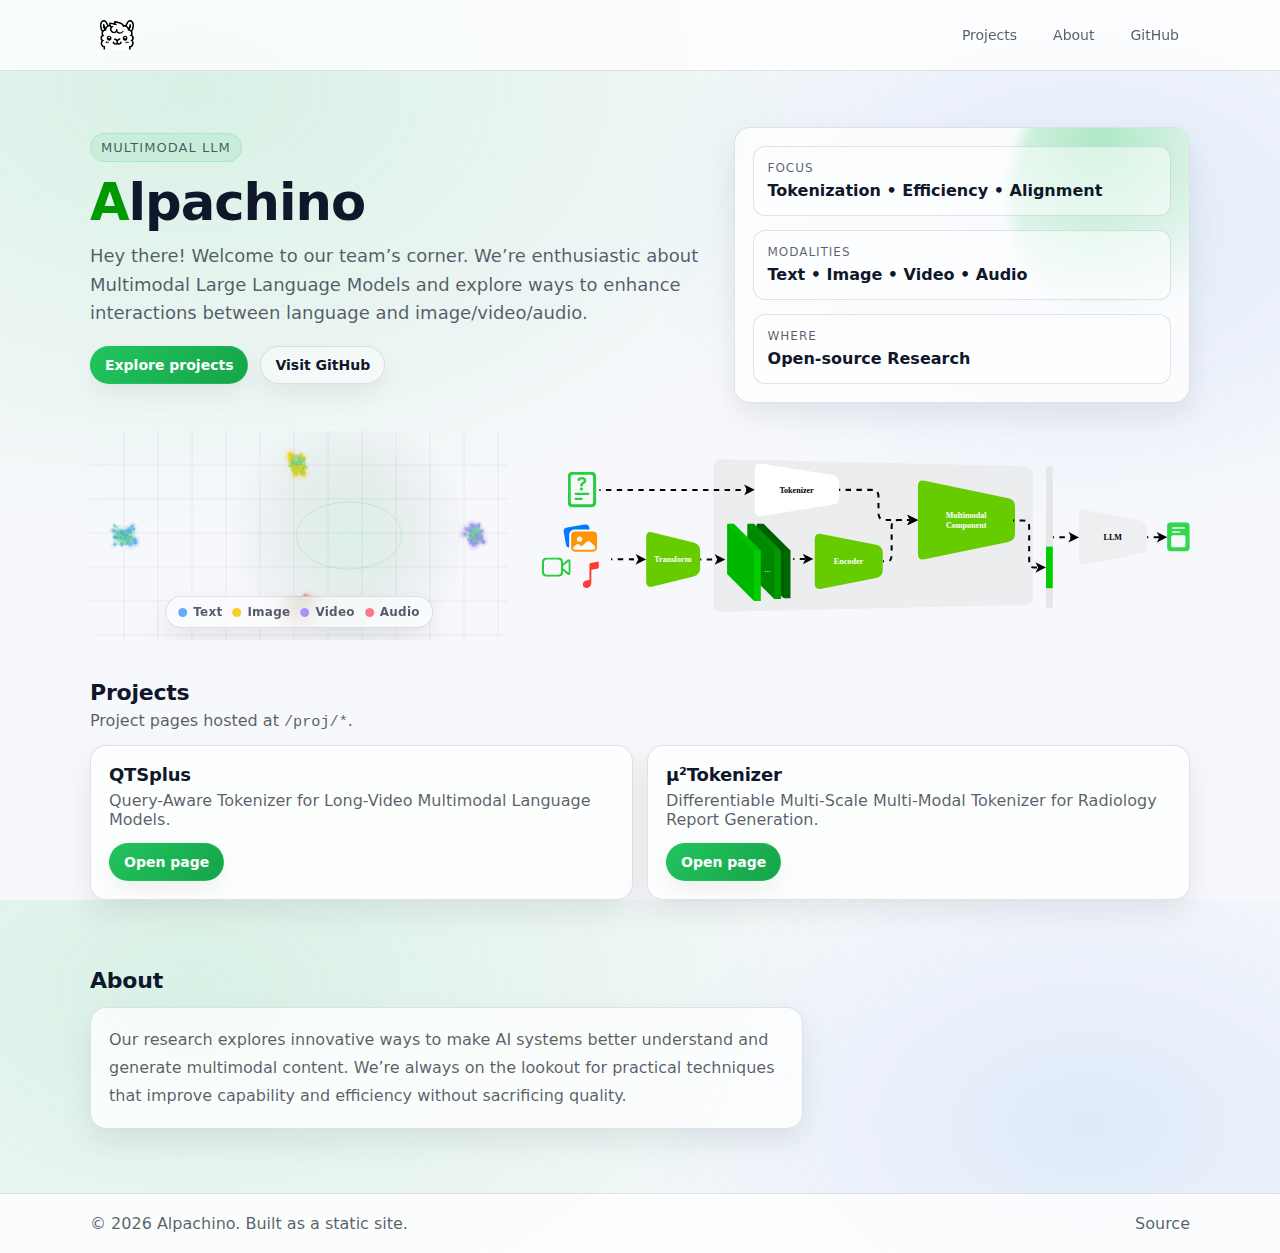
<file: index.html>
<!doctype html>
<html lang="en">
  <head>
    <meta charset="utf-8" />
    <meta name="viewport" content="width=device-width, initial-scale=1" />
    <title>
      Alpachino
    </title>
    <meta
      name="description"
      content="Alpachino is a research team exploring multimodal large language models across language, image, video, and audio."
    />
    <link rel="icon" href="assets/logo.svg" type="image/svg+xml" />
    <link rel="stylesheet" href="assets/site.css" />
  </head>
  <body>
    <a class="skip-link" href="#main">Skip to content</a>

    <header class="topbar">
      <div class="container topbar-inner">
        <a class="brand" href="./" aria-label="Alpachino home">
          <img class="brand-logo" src="assets/logo.svg" alt="Alpachino" />
        </a>
        <nav class="nav" aria-label="Primary">
          <a href="#projects">Projects</a>
          <a href="#about">About</a>
          <a href="https://github.com/AlpachinoLM" target="_blank" rel="noopener">GitHub</a>
        </nav>
      </div>
    </header>

    <main id="main">
      <section class="hero">
        <div class="container hero-inner">
          <div class="hero-copy">
            <p class="eyebrow">Multimodal LLM</p>
            <h1>
              <span style="color:#009900;">A</span>lpachino
            </h1>
            <p class="lead">
              Hey there! Welcome to our team’s corner. We’re enthusiastic about Multimodal
              Large Language Models and explore ways to enhance interactions between language and
              image/video/audio.
            </p>
            <div class="cta-row">
              <a class="button primary" href="#projects">Explore projects</a>
              <a class="button" href="https://github.com/AlpachinoLM" target="_blank" rel="noopener"
                >Visit GitHub</a
              >
            </div>
          </div>
          <div class="hero-panel" role="presentation" aria-hidden="true">
            <div class="panel-glow"></div>
            <div class="panel-content">
              <div class="stat">
                <div class="stat-k">Focus</div>
                <div class="stat-v">Tokenization • Efficiency • Alignment</div>
              </div>
              <div class="stat">
                <div class="stat-k">Modalities</div>
                <div class="stat-v">Text • Image • Video • Audio</div>
              </div>
              <div class="stat">
                <div class="stat-k">Where</div>
                <div class="stat-v">Open-source Research</div>
              </div>
            </div>
          </div>
        </div>
      </section>
      <section class="hero-figure" aria-label="Hero graphic">
        <div class="container">
          <div class="hero-figure-inner" style="display: flex; align-items: center; justify-content: center; gap: 2rem;">
            <div
              class="embedding-card"
              aria-label="Animated embedding space where text, image, video, and audio features merge into a unified representation."
            >
              <canvas class="embedding-canvas" id="embedding-space" aria-hidden="true">
                Embedding space animation
              </canvas>
              <div class="embedding-legend">
                <span class="legend-item legend-text">Text</span>
                <span class="legend-item legend-image">Image</span>
                <span class="legend-item legend-video">Video</span>
                <span class="legend-item legend-audio">Audio</span>
              </div>
            </div>
            <img class="hero-image" src="assets/model.svg" alt="Hero Image" />
          </div>
        </div>
      </section>
      <section class="section" id="projects">
        <div class="container">
          <div class="section-head">
            <h2>Projects</h2>
            <p class="muted">Project pages hosted at <span class="mono">/proj/*</span>.</p>
          </div>

          <div class="grid">
            <article class="card">
              <div class="card-top">
                <h3>QTSplus</h3>
                <p class="muted">Query-Aware Tokenizer for Long-Video Multimodal Language Models.</p>
              </div>
              <div class="card-actions">
                <a class="button primary" href="proj/qtsplus/">Open page</a>
              </div>
            </article>

            <article class="card">
              <div class="card-top">
                <h3>μ²Tokenizer</h3>
                <p class="muted">
                  Differentiable Multi-Scale Multi-Modal Tokenizer for Radiology Report Generation.
                </p>
              </div>
              <div class="card-actions">
                <a class="button primary" href="proj/u2tokenizer/">Open page</a>
              </div>
            </article>
          </div>
        </div>
      </section>

      <section class="section" id="about">
        <div class="container">
          <div class="section-head">
            <h2>About</h2>
          </div>
          <div class="prose">
            <p>
              Our research explores innovative ways to make AI systems better understand and
              generate multimodal content. We’re always on the lookout for practical techniques
              that improve capability and efficiency without sacrificing quality.
            </p>
          </div>
        </div>
      </section>
    </main>

    <footer class="footer">
      <div class="container footer-inner">
        <p class="muted">© <span id="year"></span> Alpachino. Built as a static site.</p>
        <p class="muted">
          <a href="https://github.com/AlpachinoLM/AlpachinoLM.github.io" target="_blank" rel="noopener"
            >Source</a
          >
        </p>
      </div>
    </footer>

    <script>
      document.getElementById('year').textContent = String(new Date().getFullYear());

      (() => {
        const canvas = document.getElementById('embedding-space');
        if (!canvas) return;

        const ctx = canvas.getContext('2d', { alpha: true });
        if (!ctx) return;

        const card = canvas.closest('.embedding-card');
        if (!card) return;

        const matchMedia = typeof window.matchMedia === 'function' ? window.matchMedia.bind(window) : null;
        const prefersReducedMotion = matchMedia ? matchMedia('(prefers-reduced-motion: reduce)') : null;
        const prefersDarkScheme = matchMedia ? matchMedia('(prefers-color-scheme: dark)') : null;

        const clamp = (value, min, max) => Math.min(max, Math.max(min, value));
        const lerp = (a, b, t) => a + (b - a) * t;

        const parseColor = (input) => {
          const value = String(input || '').trim();
          if (!value) return null;

          if (value.startsWith('#')) {
            const hex = value.slice(1);
            if (hex.length === 3) {
              const r = parseInt(hex[0] + hex[0], 16);
              const g = parseInt(hex[1] + hex[1], 16);
              const b = parseInt(hex[2] + hex[2], 16);
              return [r, g, b, 1];
            }
            if (hex.length === 6) {
              const r = parseInt(hex.slice(0, 2), 16);
              const g = parseInt(hex.slice(2, 4), 16);
              const b = parseInt(hex.slice(4, 6), 16);
              return [r, g, b, 1];
            }
            return null;
          }

          const match = value.match(/rgba?\(([^)]+)\)/i);
          if (!match) return null;

          const parts = match[1]
            .split(',')
            .map((part) => part.trim())
            .filter(Boolean);
          if (parts.length < 3) return null;

          const r = Number.parseFloat(parts[0]);
          const g = Number.parseFloat(parts[1]);
          const b = Number.parseFloat(parts[2]);
          const a = parts.length >= 4 ? Number.parseFloat(parts[3]) : 1;
          if (![r, g, b, a].every((n) => Number.isFinite(n))) return null;
          return [r, g, b, clamp(a, 0, 1)];
        };

        const colorToString = (rgba, alphaOverride) => {
          const [r, g, b, a] = rgba;
          const alpha = typeof alphaOverride === 'number' ? alphaOverride : a;
          return `rgba(${Math.round(r)}, ${Math.round(g)}, ${Math.round(b)}, ${clamp(alpha, 0, 1)})`;
        };

        const mixColor = (from, to, t, alphaScale = 1) => {
          const tt = clamp(t, 0, 1);
          const rgba = [
            lerp(from[0], to[0], tt),
            lerp(from[1], to[1], tt),
            lerp(from[2], to[2], tt),
            lerp(from[3], to[3], tt) * alphaScale,
          ];
          return rgba;
        };

        const getTheme = () => ({
          dark: prefersDarkScheme ? prefersDarkScheme.matches : false,
        });

        const getPalette = () => {
          const cardStyle = getComputedStyle(card);
          const rootStyle = getComputedStyle(document.documentElement);

          const accent = parseColor(rootStyle.getPropertyValue('--accent')) ?? [34, 197, 94, 1];
          const text = parseColor(cardStyle.getPropertyValue('--embed-text')) ?? [96, 165, 250, 0.95];
          const image = parseColor(cardStyle.getPropertyValue('--embed-image')) ?? [250, 204, 21, 0.95];
          const video = parseColor(cardStyle.getPropertyValue('--embed-video')) ?? [167, 139, 250, 0.95];
          const audio = parseColor(cardStyle.getPropertyValue('--embed-audio')) ?? [251, 113, 133, 0.95];

          return { accent, groups: [text, image, video, audio] };
        };

        const state = {
          width: 0,
          height: 0,
          dpr: 1,
          particles: [],
          start: performance.now(),
          last: 0,
          raf: 0,
          visible: true,
          palette: getPalette(),
          theme: getTheme(),
        };

        const makeSources = () => {
          const pad = Math.min(42, Math.min(state.width, state.height) * 0.16);
          return [
            { x: pad, y: state.height * 0.5 },
            { x: state.width * 0.5, y: pad },
            { x: state.width - pad, y: state.height * 0.5 },
            { x: state.width * 0.5, y: state.height - pad },
          ];
        };

        const makeCenter = () => ({
          x: state.width * (state.width < state.height ? 0.5 : 0.62),
          y: state.height * 0.5,
        });

        const respawnParticle = (particle, groupIndex) => {
          const sources = makeSources();
          const source = sources[groupIndex];
          const jitter = Math.min(28, Math.min(state.width, state.height) * 0.11);

          particle.group = groupIndex;
          particle.x = source.x + (Math.random() - 0.5) * jitter;
          particle.y = source.y + (Math.random() - 0.5) * jitter;
          particle.vx = (Math.random() - 0.5) * 40;
          particle.vy = (Math.random() - 0.5) * 40;
          particle.size = 1 + Math.random() * 1.9;
          particle.phase = Math.random() * Math.PI * 2;
          particle.life = 0;
          particle.ttl = 6.5 + Math.random() * 5.0;
        };

        const initParticles = () => {
          const count = Math.round(
            clamp((state.width * state.height) / 1400, 110, 170)
          );
          state.particles = new Array(count).fill(null).map((_, i) => {
            const particle = {};
            respawnParticle(particle, i % 4);
            particle.life = Math.random() * particle.ttl;
            return particle;
          });
        };

        const resize = () => {
          const rect = canvas.getBoundingClientRect();
          if (!rect.width || !rect.height) return;

          state.dpr = Math.min(2, window.devicePixelRatio || 1);
          canvas.width = Math.round(rect.width * state.dpr);
          canvas.height = Math.round(rect.height * state.dpr);
          ctx.setTransform(state.dpr, 0, 0, state.dpr, 0, 0);
          state.width = rect.width;
          state.height = rect.height;
          state.theme = getTheme();
          state.palette = getPalette();
          initParticles();
          draw(performance.now(), true);
        };

        const drawBackground = (theme, palette) => {
          ctx.clearRect(0, 0, state.width, state.height);

          const center = makeCenter();
          const glow = ctx.createRadialGradient(
            center.x,
            center.y,
            0,
            center.x,
            center.y,
            Math.min(state.width, state.height) * 0.58
          );
          const glowAlpha = theme.dark ? 0.18 : 0.12;
          glow.addColorStop(0, colorToString(palette.accent, glowAlpha));
          glow.addColorStop(1, 'rgba(0, 0, 0, 0)');
          ctx.fillStyle = glow;
          ctx.fillRect(0, 0, state.width, state.height);

          const gridAlpha = theme.dark ? 0.07 : 0.06;
          const gridColor = theme.dark ? 'rgba(248, 250, 252, 1)' : 'rgba(15, 23, 42, 1)';
          const step = clamp(Math.min(state.width, state.height) / 6.5, 34, 58);

          ctx.lineWidth = 1;
          ctx.strokeStyle = gridColor;
          ctx.globalAlpha = gridAlpha;
          ctx.beginPath();
          for (let x = step; x < state.width; x += step) {
            ctx.moveTo(x, 0);
            ctx.lineTo(x, state.height);
          }
          for (let y = step; y < state.height; y += step) {
            ctx.moveTo(0, y);
            ctx.lineTo(state.width, y);
          }
          ctx.stroke();
          ctx.globalAlpha = 1;
        };

        const draw = (now, singleFrame = false) => {
          const shouldReduce = Boolean(prefersReducedMotion && prefersReducedMotion.matches);
          if (!singleFrame && (!state.visible || shouldReduce)) return;

          if (!state.last) state.last = now;
          const dt = clamp((now - state.last) / 1000, 0, 0.05);
          state.last = now;

          const theme = state.theme;
          const palette = state.palette;
          drawBackground(theme, palette);

          const t = (now - state.start) / 1000;
          const unify = 1 - Math.exp(-t / 3.2);

          const center = makeCenter();
          const sources = makeSources();

          const radius = Math.min(state.width, state.height) * 0.46;
          const maxLink = Math.min(state.width, state.height) * 0.18;
          const maxLink2 = maxLink * maxLink;

          const swirl = 0.011 + 0.006 * Math.sin(t * 1.15);
          const attract = 2.2;
          const damping = 0.84;

          for (const particle of state.particles) {
            particle.life += dt;
            if (particle.life > particle.ttl) {
              respawnParticle(particle, particle.group);
            }

            const source = sources[particle.group];
            const homeX = lerp(source.x, center.x, unify);
            const homeY = lerp(source.y, center.y, unify);

            const dx = particle.x - center.x;
            const dy = particle.y - center.y;
            const dist = Math.hypot(dx, dy);

            let ax = (homeX - particle.x) * attract;
            let ay = (homeY - particle.y) * attract;

            const orbitFactor = (0.55 + 0.45 * unify) * clamp(1 - dist / (radius * 1.15), 0, 1);
            ax += -dy * swirl * orbitFactor * 90;
            ay += dx * swirl * orbitFactor * 90;

            const wiggle = 10 * (0.3 + 0.7 * orbitFactor);
            ax += Math.cos(particle.phase + t * 1.9) * wiggle;
            ay += Math.sin(particle.phase + t * 1.7) * wiggle;

            particle.vx = particle.vx * damping + ax * dt;
            particle.vy = particle.vy * damping + ay * dt;
            particle.x += particle.vx * dt;
            particle.y += particle.vy * dt;

            const pad = 10;
            if (particle.x < pad) {
              particle.x = pad;
              particle.vx *= -0.65;
            } else if (particle.x > state.width - pad) {
              particle.x = state.width - pad;
              particle.vx *= -0.65;
            }
            if (particle.y < pad) {
              particle.y = pad;
              particle.vy *= -0.65;
            } else if (particle.y > state.height - pad) {
              particle.y = state.height - pad;
              particle.vy *= -0.65;
            }
          }

          for (let i = 0; i < state.particles.length; i += 1) {
            const a = state.particles[i];
            for (let j = i + 1; j < state.particles.length; j += 1) {
              const b = state.particles[j];
              const dx = a.x - b.x;
              const dy = a.y - b.y;
              const d2 = dx * dx + dy * dy;
              if (d2 > maxLink2) continue;

              const alpha = (1 - d2 / maxLink2) * (theme.dark ? 0.22 : 0.18) * (0.35 + 0.65 * unify);
              ctx.strokeStyle = colorToString(palette.accent, alpha);
              ctx.lineWidth = 1;
              ctx.beginPath();
              ctx.moveTo(a.x, a.y);
              ctx.lineTo(b.x, b.y);
              ctx.stroke();
            }
          }

          for (const particle of state.particles) {
            const dx = particle.x - center.x;
            const dy = particle.y - center.y;
            const dist = Math.hypot(dx, dy);
            const mix = clamp(1 - dist / radius, 0, 1) * unify;

            const groupColor = palette.groups[particle.group];
            const core = mixColor(groupColor, palette.accent, mix);

            const outerAlpha = (theme.dark ? 0.18 : 0.14) * (0.6 + 0.4 * mix);
            const innerAlpha = (theme.dark ? 0.88 : 0.82) * (0.55 + 0.45 * mix);

            ctx.fillStyle = colorToString(core, outerAlpha);
            ctx.beginPath();
            ctx.arc(particle.x, particle.y, particle.size * 2.2, 0, Math.PI * 2);
            ctx.fill();

            ctx.fillStyle = colorToString(core, innerAlpha);
            ctx.beginPath();
            ctx.arc(particle.x, particle.y, particle.size, 0, Math.PI * 2);
            ctx.fill();
          }

          const ringAlpha = theme.dark ? 0.24 : 0.18;
          ctx.strokeStyle = colorToString(palette.accent, ringAlpha);
          ctx.lineWidth = 1;
          ctx.beginPath();
          ctx.ellipse(center.x, center.y, radius * 0.55, radius * 0.35, 0, 0, Math.PI * 2);
          ctx.stroke();

          if (!singleFrame) {
            state.raf = requestAnimationFrame(draw);
          }
        };

        const start = () => {
          const shouldReduce = Boolean(prefersReducedMotion && prefersReducedMotion.matches);
          if (shouldReduce || state.raf) return;
          state.last = 0;
          state.raf = requestAnimationFrame(draw);
        };

        const stop = () => {
          if (!state.raf) return;
          cancelAnimationFrame(state.raf);
          state.raf = 0;
        };

        resize();

        window.addEventListener('resize', resize, { passive: true });
        window.addEventListener('orientationchange', resize, { passive: true });

        document.addEventListener(
          'visibilitychange',
          () => {
            if (document.hidden) stop();
            else start();
          },
          { passive: true }
        );

        if (prefersReducedMotion) {
          const onChange = () => {
            if (prefersReducedMotion.matches) {
              stop();
              draw(performance.now(), true);
            } else {
              start();
            }
          };

          if (typeof prefersReducedMotion.addEventListener === 'function') {
            prefersReducedMotion.addEventListener('change', onChange);
          } else if (typeof prefersReducedMotion.addListener === 'function') {
            prefersReducedMotion.addListener(onChange);
          }
        }

        if (prefersDarkScheme) {
          const onChange = () => {
            state.theme = getTheme();
            state.palette = getPalette();
            draw(performance.now(), true);
          };

          if (typeof prefersDarkScheme.addEventListener === 'function') {
            prefersDarkScheme.addEventListener('change', onChange);
          } else if (typeof prefersDarkScheme.addListener === 'function') {
            prefersDarkScheme.addListener(onChange);
          }
        }

        if ('IntersectionObserver' in window) {
          const observer = new IntersectionObserver(
            (entries) => {
              state.visible = entries.some((entry) => entry.isIntersecting);
              if (state.visible) start();
              else stop();
            },
            { threshold: 0.12 }
          );
          observer.observe(canvas);
        } else {
          start();
        }

        if (prefersReducedMotion && prefersReducedMotion.matches) {
          draw(performance.now(), true);
        }
      })();
    </script>
  </body>
</html>
</file>
<file: assets/site.css>
:root {
  color-scheme: light dark;
  --bg: #f6f8fb;
  --surface: rgba(255, 255, 255, 0.78);
  --surface-solid: #ffffff;
  --text: #0f172a;
  --muted: rgba(15, 23, 42, 0.7);
  --border: rgba(15, 23, 42, 0.12);
  --shadow: 0 12px 30px rgba(2, 6, 23, 0.08);
  --accent: #22c55e;
  --accent-strong: #16a34a;
  --accent-soft: rgba(34, 197, 94, 0.14);
  --radius: 16px;
  --radius-sm: 12px;
  --container: 1100px;
}

@media (prefers-color-scheme: dark) {
  :root {
    --bg: #070b15;
    --surface: rgba(15, 23, 42, 0.62);
    --surface-solid: #0b1220;
    --text: rgba(248, 250, 252, 0.92);
    --muted: rgba(248, 250, 252, 0.72);
    --border: rgba(248, 250, 252, 0.14);
    --shadow: 0 18px 48px rgba(0, 0, 0, 0.45);
    --accent-soft: rgba(34, 197, 94, 0.18);
  }
}

*,
*::before,
*::after {
  box-sizing: border-box;
}

html {
  height: 100%;
}

body {
  margin: 0;
  min-height: 100vh;
  min-height: 100svh;
  display: flex;
  flex-direction: column;
  font-family:
    ui-sans-serif,
    system-ui,
    -apple-system,
    BlinkMacSystemFont,
    'Segoe UI',
    sans-serif;
  color: var(--text);
  background:
    radial-gradient(1200px 800px at 15% 10%, var(--accent-soft), transparent 55%),
    radial-gradient(900px 600px at 85% 25%, rgba(59, 130, 246, 0.12), transparent 50%),
    linear-gradient(180deg, var(--bg), var(--bg));
}

main {
  flex: 1 0 auto;
}

a {
  color: inherit;
  text-decoration: none;
}

a:hover {
  text-decoration: underline;
  text-decoration-color: rgba(34, 197, 94, 0.7);
  text-underline-offset: 4px;
}

.container {
  width: min(var(--container), calc(100% - 2 * 20px));
  margin: 0 auto;
}

.skip-link {
  position: absolute;
  left: -999px;
  top: 8px;
  background: var(--surface-solid);
  border: 1px solid var(--border);
  padding: 10px 12px;
  border-radius: 10px;
  z-index: 999;
}

.skip-link:focus {
  left: 10px;
}

.topbar {
  position: sticky;
  top: 0;
  z-index: 50;
  background: var(--surface);
  backdrop-filter: blur(12px);
  border-bottom: 1px solid var(--border);
}

.topbar-inner {
  display: flex;
  align-items: center;
  justify-content: space-between;
  padding: 14px 0;
  gap: 18px;
}

.brand {
  display: inline-flex;
  align-items: center;
  gap: 12px;
  padding: 6px 10px;
  border-radius: 999px;
}

.brand:hover {
  text-decoration: none;
  background: rgba(34, 197, 94, 0.08);
}

.brand-logo {
  height: 30px;
  width: auto;
  display: block;
}

.nav {
  display: flex;
  align-items: center;
  gap: 14px;
  flex-wrap: wrap;
  justify-content: flex-end;
}

.nav a {
  font-size: 14px;
  padding: 8px 10px;
  border-radius: 999px;
  border: 1px solid transparent;
  color: var(--muted);
}

.nav a:hover {
  text-decoration: none;
  background: rgba(34, 197, 94, 0.08);
  border-color: rgba(34, 197, 94, 0.16);
  color: var(--text);
}

.hero {
  padding: 56px 0 18px;
}

.hero-inner {
  display: grid;
  grid-template-columns: 1.15fr 0.85fr;
  gap: 26px;
  align-items: stretch;
}

@media (max-width: 860px) {
  .hero-inner {
    grid-template-columns: 1fr;
  }
}

.hero-copy {
  padding: 6px 0;
}

.eyebrow {
  display: inline-flex;
  align-items: center;
  gap: 8px;
  font-size: 13px;
  letter-spacing: 0.08em;
  text-transform: uppercase;
  padding: 6px 10px;
  border-radius: 999px;
  background: rgba(34, 197, 94, 0.1);
  border: 1px solid rgba(34, 197, 94, 0.16);
  color: var(--muted);
  margin: 0 0 14px;
}

h1 {
  margin: 0 0 12px;
  line-height: 1.05;
  font-size: clamp(34px, 4vw, 54px);
  letter-spacing: -0.02em;
}

.lead {
  margin: 0;
  font-size: 18px;
  line-height: 1.6;
  color: var(--muted);
  max-width: 66ch;
}

.cta-row {
  display: flex;
  gap: 12px;
  flex-wrap: wrap;
  margin-top: 18px;
}

.button {
  display: inline-flex;
  align-items: center;
  justify-content: center;
  padding: 10px 14px;
  border-radius: 999px;
  border: 1px solid var(--border);
  background: rgba(255, 255, 255, 0.45);
  color: var(--text);
  font-weight: 600;
  font-size: 14px;
  box-shadow: 0 10px 24px rgba(2, 6, 23, 0.06);
}

@media (prefers-color-scheme: dark) {
  .button {
    background: rgba(2, 6, 23, 0.14);
  }
}

.button:hover {
  text-decoration: none;
  border-color: rgba(34, 197, 94, 0.25);
  transform: translateY(-1px);
}

.button:active {
  transform: translateY(0);
}

.button.primary {
  background: linear-gradient(135deg, var(--accent), var(--accent-strong));
  border-color: rgba(34, 197, 94, 0.45);
  color: white;
}

.button.primary:hover {
  border-color: rgba(34, 197, 94, 0.7);
}

.hero-panel {
  position: relative;
  border-radius: var(--radius);
  overflow: hidden;
  border: 1px solid var(--border);
  background: var(--surface);
  box-shadow: var(--shadow);
}

.hero-figure {
  padding: 10px 0 6px;
}

.hero-figure-inner {
  display: grid;
  grid-template-columns: minmax(240px, 360px) minmax(0, 1fr);
  align-items: center;
  gap: 22px;
}

@media (max-width: 860px) {
  .hero-figure-inner {
    grid-template-columns: 1fr;
  }
  .hero-figure-inner .hero-image {
    order: 1;
    justify-self: center;
    max-width: 90%;
    margin: 0 auto;
  }
  .hero-figure-inner .embedding-card {
    order: 2;
    justify-self: center;
    width: min(620px, 100%);
  }
}

.embedding-card {
  --embed-text: rgba(96, 165, 250, 0.95);
  --embed-image: rgba(250, 204, 21, 0.95);
  --embed-video: rgba(167, 139, 250, 0.95);
  --embed-audio: rgba(251, 113, 133, 0.95);

  position: relative;
  width: 100%;
  min-width: 200px;
  border-radius: var(--radius);
  overflow: hidden;
  /* border: 1px solid var(--border); */
  /* background:
    radial-gradient(120px 120px at 30% 25%, rgba(34, 197, 94, 0.24), transparent 60%),
    radial-gradient(140px 140px at 75% 70%, rgba(59, 130, 246, 0.14), transparent 55%),
    var(--surface); */
  /* box-shadow: var(--shadow); */
  aspect-ratio: 2 / 1;
}

.embedding-canvas {
  position: absolute;
  inset: 0;
  width: 100%;
  height: 100%;
  display: block;
  margin: auto;

}

.embedding-legend {
  position: absolute;
  left: 50%;
  bottom: 12px;
  transform: translateX(-50%);
  display: flex;
  gap: 10px;
  align-items: center;
  padding: 8px 12px;
  border-radius: 999px;
  border: 1px solid var(--border);
  background: rgba(255, 255, 255, 0.55);
  color: var(--muted);
  font-size: 12px;
  letter-spacing: 0.02em;
  box-shadow: 0 12px 28px rgba(2, 6, 23, 0.08);
  backdrop-filter: blur(10px);
}

@media (prefers-color-scheme: dark) {
  .embedding-legend {
    background: rgba(2, 6, 23, 0.18);
    box-shadow: 0 18px 44px rgba(0, 0, 0, 0.35);
  }
}

.legend-item {
  display: inline-flex;
  align-items: center;
  gap: 6px;
  font-weight: 600;
}

.legend-item::before {
  content: '';
  width: 9px;
  height: 9px;
  border-radius: 999px;
  box-shadow: 0 0 0 1px rgba(255, 255, 255, 0.22);
}

.legend-text::before {
  background: var(--embed-text);
}

.legend-image::before {
  background: var(--embed-image);
}

.legend-video::before {
  background: var(--embed-video);
}

.legend-audio::before {
  background: var(--embed-audio);
}

.hero-image {
  display: block;
  margin: 0 auto;
  width: min(600px, 90%);
  max-width: 90%;
  height: auto;
}

.hero-figure-inner .hero-image {
  width: 100%;
  max-width: 650px;
  margin: 0;
  justify-self: end;
}

.panel-glow {
  position: absolute;
  inset: -80px -120px auto auto;
  width: 300px;
  height: 300px;
  border-radius: 999px;
  background: radial-gradient(circle at 30% 30%, rgba(34, 197, 94, 0.35), transparent 60%);
  filter: blur(6px);
}

.panel-content {
  position: relative;
  padding: 18px;
  display: grid;
  gap: 14px;
}

.stat {
  padding: 14px 14px;
  border-radius: var(--radius-sm);
  border: 1px solid var(--border);
  background: rgba(255, 255, 255, 0.5);
}

@media (prefers-color-scheme: dark) {
  .stat {
    background: rgba(2, 6, 23, 0.18);
  }
}

.stat-k {
  font-size: 12px;
  letter-spacing: 0.08em;
  text-transform: uppercase;
  color: var(--muted);
  margin-bottom: 6px;
}

.stat-v {
  font-weight: 700;
  line-height: 1.25;
}

.section {
  padding: 34px 0;
}

.section-head {
  display: grid;
  gap: 6px;
  margin-bottom: 14px;
}

h2 {
  margin: 0;
  font-size: 22px;
  letter-spacing: -0.01em;
}

.muted {
  color: var(--muted);
  margin: 0;
}

.mono {
  font-family:
    ui-monospace,
    SFMono-Regular,
    Menlo,
    Monaco,
    Consolas,
    'Liberation Mono',
    'Courier New',
    monospace;
  font-size: 0.95em;
}

.grid {
  display: grid;
  grid-template-columns: repeat(2, minmax(0, 1fr));
  gap: 14px;
}

@media (max-width: 860px) {
  .grid {
    grid-template-columns: 1fr;
  }
}

.card {
  border-radius: var(--radius);
  border: 1px solid var(--border);
  background: var(--surface);
  box-shadow: var(--shadow);
  padding: 18px;
  display: grid;
  gap: 14px;
}

.card:hover {
  border-color: rgba(34, 197, 94, 0.26);
}

.card-top h3 {
  margin: 0 0 6px;
  font-size: 18px;
  letter-spacing: -0.01em;
}

.card-actions {
  display: flex;
  gap: 10px;
  flex-wrap: wrap;
}

.prose {
  max-width: 70ch;
  padding: 18px;
  border-radius: var(--radius);
  border: 1px solid var(--border);
  background: var(--surface);
  box-shadow: var(--shadow);
}

.prose p {
  margin: 0;
  line-height: 1.75;
  color: var(--muted);
}

.footer {
  border-top: 1px solid var(--border);
  margin-top: 30px;
  padding: 20px 0;
  background: var(--surface);
}

.footer-inner {
  display: flex;
  align-items: center;
  justify-content: space-between;
  gap: 14px;
  flex-wrap: wrap;
}

@media (prefers-reduced-motion: reduce) {
  * {
    scroll-behavior: auto !important;
    transition: none !important;
  }
  .button:hover {
    transform: none;
  }
}

.button:focus-visible,
.nav a:focus-visible,
.brand:focus-visible {
  outline: 3px solid rgba(34, 197, 94, 0.45);
  outline-offset: 3px;
}
@media (max-width: 640px) {
  .hero-copy {
    padding: 0;
  }
}
@media (max-width: 480px) {
  .hero-figure-inner .hero-image {
    display: none;
  }
  .hero-figure-inner .embedding-card {
    width: 100%;
  }
}
</file>
